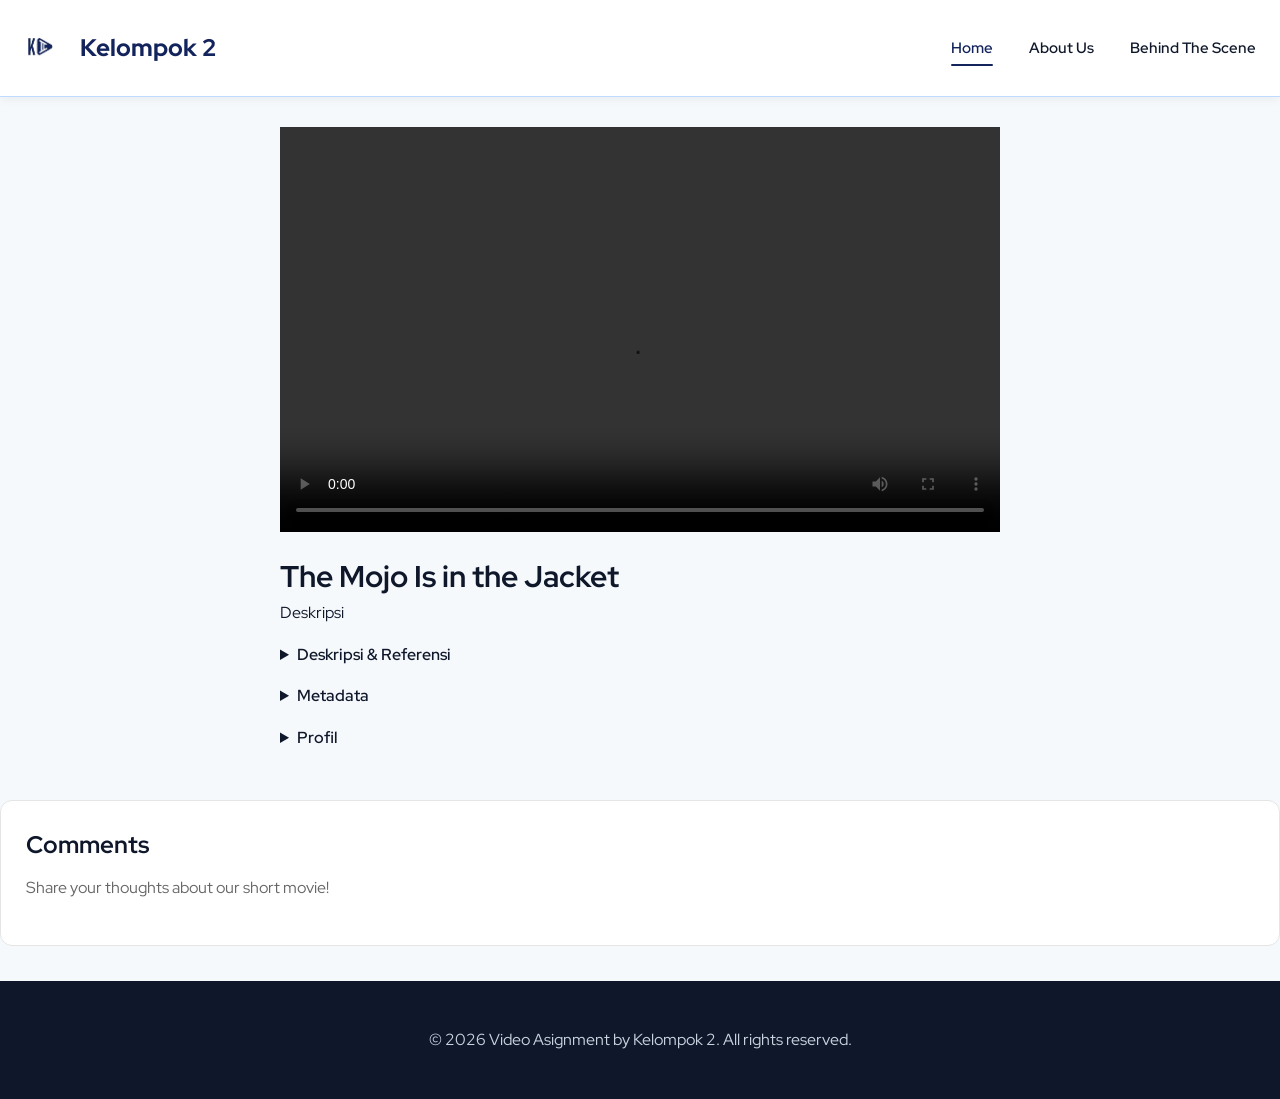
<file: index.html>
<!DOCTYPE html>
<html lang="en">
<head>
    <meta charset="UTF-8">
    <meta name="viewport" content="width=device-width, initial-scale=1.0">
    <title>Mulmed - Project</title>
    <link rel="stylesheet" href="style.css">

</head>
<body>
    <header class="topbar">
        <div class="container nav-row">
            <a href="index.html" class="logo">
                <img src="images/Logo.png" alt="Kelompok2 logo">
                <span>Kelompok 2</span>
            </a>


            <nav class="menu">
                <a href="index.html" class="active">Home</a>
                <a href="about.html">About Us</a>
                <a href="BTS.html">Behind The Scene</a>
            </nav>
        </div>
    </header>
    <main>
        <div class="vid">

            <video width="640" controls>
                <source src="video/The Mojo Is in the Jacket.mp4" type="video/mp4">
                Browser kamu tidak mendukung video.
            </video>
        <h1 class="title">The Mojo Is in the Jacket</h1>
        <p>Deskripsi</p>
        <details class="description">
        <summary>Deskripsi &  Referensi</summary>

        <h2>Deskripsi</h2>
        <p>
            <em>Nouvelle Vague</em> adalah film pendek komedi absurd tentang Randy,
            pekerja kantoran yang terburu-buru hingga meninggalkan jaket Astralune di jok
            motornya. Hari yang penuh kejadian ganjil berakhir ketika seseorang terlihat
            memakai jaket tersebut di Indomaret.
        </p>

        <h2>Referensi</h2>
        <ul>
            <li>
            <a href="TEMPEL_LINK_REFERENSI_DI_SINI" target="_blank" rel="noopener noreferrer">
                Judul referensi — nama sumber
            </a>
            </li>
        </ul>
        </details>

        <details class="description">
        <summary>Metadata</summary>
        <h2>Section</h2>   
        <dl>
            <div><dt>teks</dt><dd> teks</dd></div>
        </dl>
        </details>

        <details class="description">
        <summary>Profil</summary>

        <h2>Pemeran</h2>

        <dl class="cast-list">
            <div class="cast-item">
            <img src="images/ikon.png" alt="" class="profile-icon">
            <div class="cast-info">
                <dt>Pemeran utama</dt>
                <dd>Randy Silitonga - 2902727210</dd>
            </div>
            </div>
            <div class="cast-item">
            <img src="images/ikon.png" alt="" class="profile-icon">
            <div class="cast-info">
                <dt>Pemeran Pendukung 1</dt>
                <dd>Randolf Tanvert - 2902727186</dd>
            </div>
            </div>
            <div class="cast-item">
            <img src="images/ikon.png" alt="" class="profile-icon">
            <div class="cast-info">
                <dt>Pemeran Pendukung 2</dt>
                <dd>Davina Paendong - 2902726971</dd>
            </div>
            </div>
        </dl>
        </details>


        </div>

        <!-- Comment Section -->
        <section class="comment-section">

            <h2>Comments</h2>
            <p>Share your thoughts about our short movie!</p>

            <!-- Giscus -->
            <script src="https://giscus.app/client.js"
                    data-repo="viphilecho/tugas_Mulmed"
                    data-repo-id="R_kgDOVnB6_Q"
                    data-category="General"
                    data-category-id="DIC_kwDOVnB6_c4DLTWi"
                    data-mapping="pathname"
                    data-strict="0"
                    data-reactions-enabled="1"
                    data-emit-metadata="0"
                    data-input-position="bottom"
                    data-theme="light"
                    data-lang="en"
                    crossorigin="anonymous"
                    async>
            </script>

        </section>
     
    </main>

    <footer class="footer">
        <div class="container footer">
            <p>&copy; 2026 Video Asignment by Kelompok 2. All rights reserved.</p>
        </div>
    </footer>

</body>
</html>
</file>
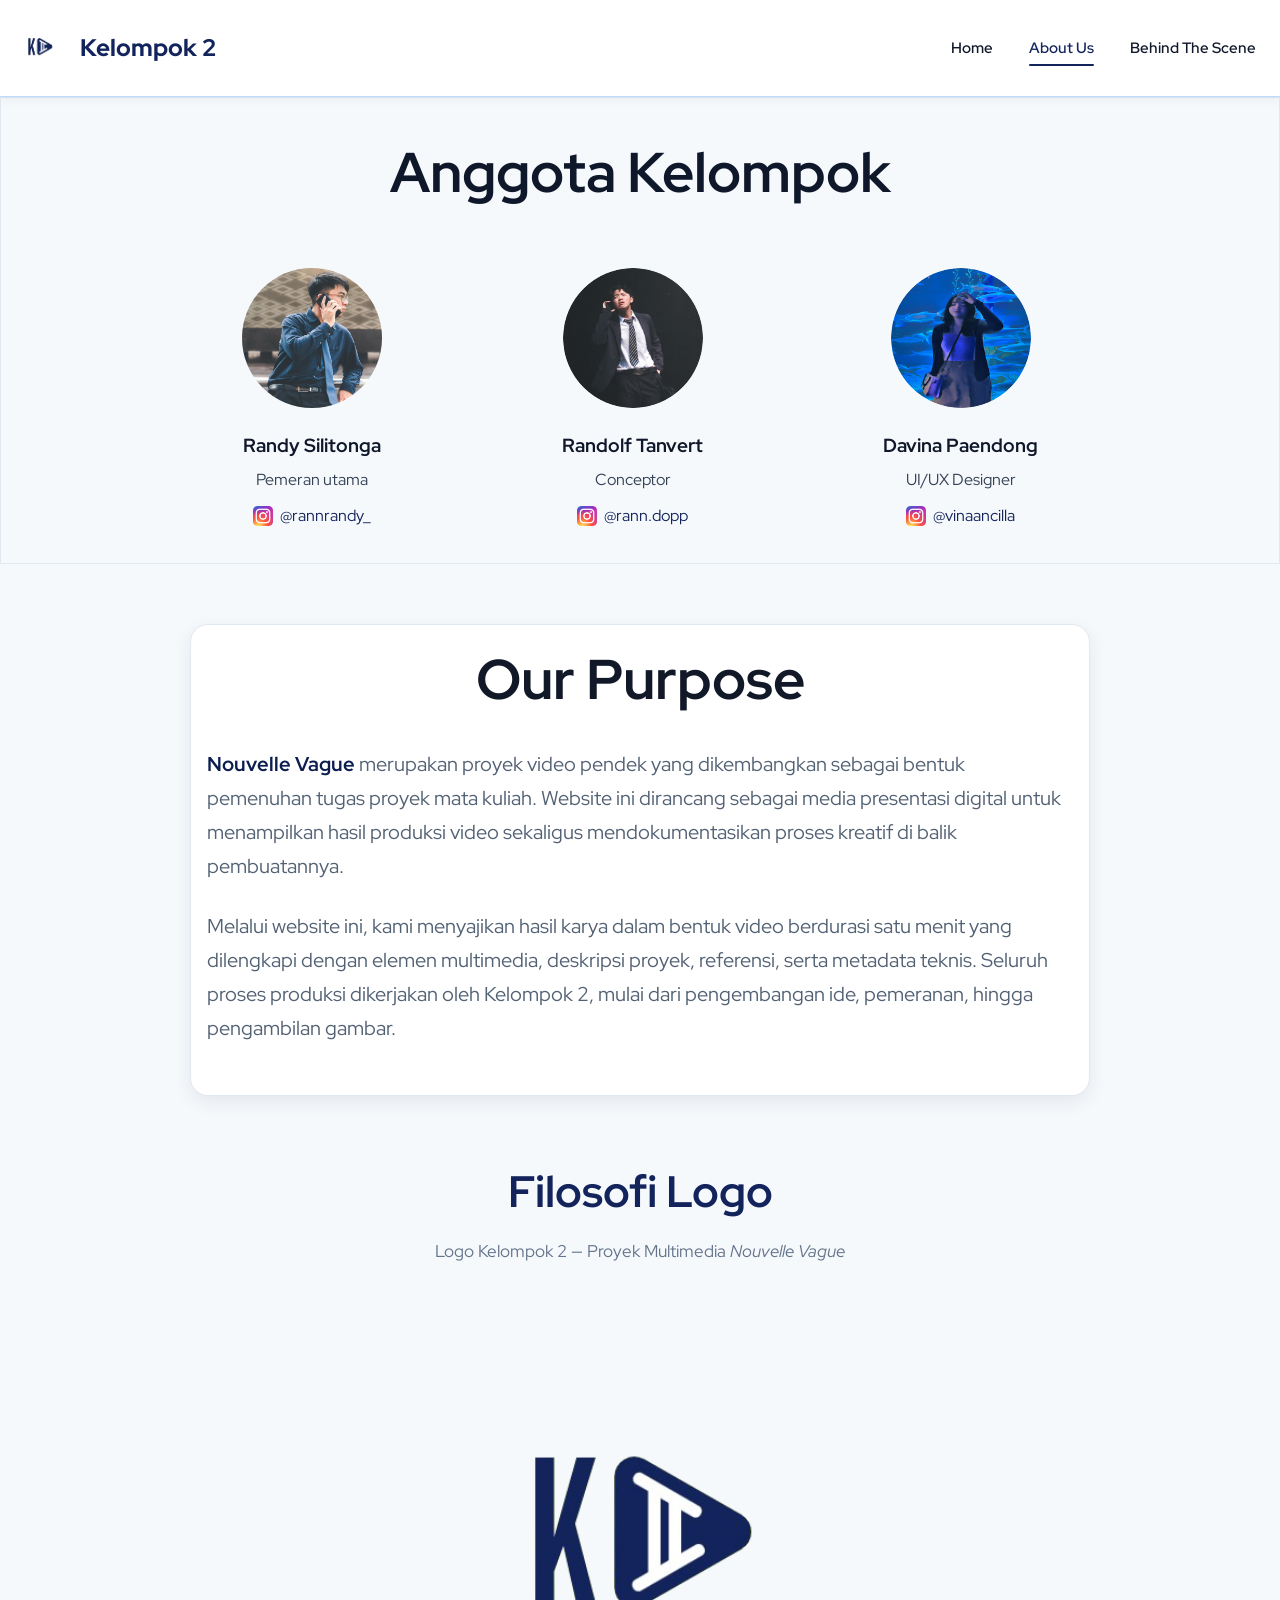
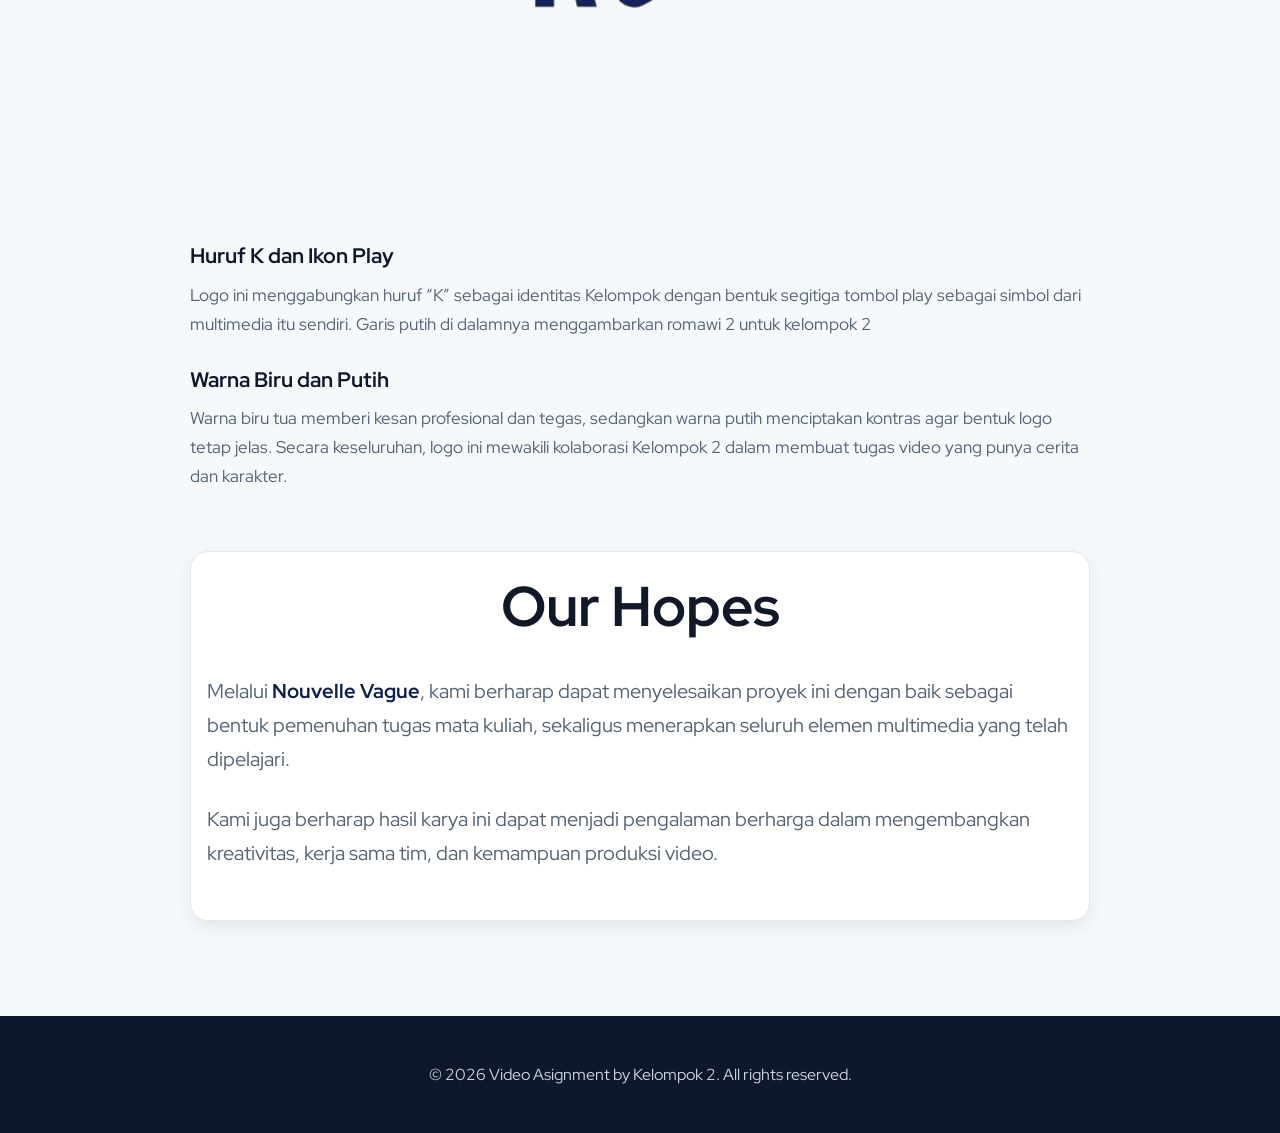
<file: about.html>
<!DOCTYPE html>
<html lang="en">
<head>
    <meta charset="UTF-8">
    <meta name="viewport" content="width=device-width, initial-scale=1.0">
    <title>Mulmed - Project</title>
    <link rel="stylesheet" href="style.css">

</head>
<body>
    <header class="topbar">
        <div class="container nav-row">
            <a href="index.html" class="logo">
                <img src="images/Logo.png" alt="VisualSkill logo">
                <span>Kelompok 2</span>
            </a>


            <nav class="menu">
                <a href="index.html">Home</a>
                <a href="about.html" class="active">About Us</a>
                <a href="BTS.html">Behind The Scene</a>
            </nav>
        </div>
    </header>
    <main>
      <section class="team-section">
        <h1>Anggota Kelompok</h1>

        <div class="team-list">
          <article>
            <img src="images/Randy.png" alt="Foto Randy" class="team-photo">
            <h3>Randy Silitonga</h3>
            <p class="team-role">Pemeran utama</p>
            <a class="insta-link" href="https://www.instagram.com/rannrandy_/">
            <img src="images/Instagram_icon.png" alt="" class="insta-icon">
            <span>@rannrandy_</span>
            </a>
            </article>

          <article>
            <img src="images/Randolf.png" alt="Foto Randolf" class="team-photo">
            <h3>Randolf Tanvert</h3>
            <p class="team-role">Conceptor</p>
            <a class="insta-link" href="https://www.instagram.com/rann.dopp/">
            <img src="images/Instagram_icon.png" alt="" class="insta-icon">
            <span>@rann.dopp</span>
          </a>
          </article>

          <article>
            <img src="images/Davina1.png" alt="Foto Davina" class="team-photo">
            <h3>Davina Paendong</h3>
            <p class="team-role">UI/UX Designer</p>
            <a class="insta-link"href="https://www.instagram.com/vinaancilla/">
            <img src="images/Instagram_icon.png" alt="" class="insta-icon">
            <span>@vinaancilla</span>
          </a>
          </article>
        </div>
      </section>

      <section class="about-story">
        <h1>Our Purpose</h1>
          <p>
            <strong>Nouvelle Vague</strong> merupakan proyek video pendek yang dikembangkan sebagai 
            bentuk pemenuhan tugas proyek mata kuliah. Website ini dirancang sebagai media 
            presentasi digital untuk menampilkan hasil produksi video sekaligus 
            mendokumentasikan proses kreatif di balik pembuatannya.
          </p>

          <p>
            Melalui website ini, kami menyajikan hasil karya dalam bentuk 
            video berdurasi satu menit yang dilengkapi dengan elemen 
            multimedia, deskripsi proyek, referensi, serta metadata 
            teknis. Seluruh proses produksi dikerjakan oleh Kelompok 2, 
            mulai dari pengembangan ide, pemeranan, hingga pengambilan gambar.
          </p>
      </section>

      <section class="logo-philosophy">
        <h2>Filosofi Logo</h2>
        <p class="logo-credit">Logo Kelompok 2 — Proyek Multimedia <em>Nouvelle Vague</em></p>
          <img src="images/Logo.png" alt="Logo Kelompok 2" class="philosophy-logo">
            <div class="philosophy-copy">
              <h3>Huruf K dan Ikon Play</h3>
              <p>
                Logo ini menggabungkan huruf “K” sebagai identitas Kelompok dengan
                bentuk segitiga tombol play sebagai simbol dari multimedia itu sendiri. Garis putih
                di dalamnya menggambarkan romawi 2 untuk kelompok 2
              </p>

              <h3>Warna Biru dan Putih</h3>
              <p>
                Warna biru tua memberi kesan profesional dan tegas, sedangkan warna putih
                menciptakan kontras agar bentuk logo tetap jelas. Secara keseluruhan, logo
                ini mewakili kolaborasi Kelompok 2 dalam membuat tugas video yang punya
                cerita dan karakter.
              </p>
            </div>
      </section>

      <section class="about-story">
        <h1>Our Hopes</h1>
          <p>
            Melalui <strong>Nouvelle Vague</strong>, kami berharap dapat menyelesaikan proyek ini dengan 
            baik sebagai bentuk pemenuhan tugas mata kuliah, sekaligus menerapkan seluruh 
            elemen multimedia yang telah dipelajari.
          </p>

          <p>
            Kami juga berharap hasil karya ini dapat menjadi pengalaman berharga dalam 
            mengembangkan kreativitas, kerja sama tim, dan kemampuan produksi video.
          </p>
      </section>
    </main>

    <footer class="footer">
        <div class="container footer">
            <p>&copy; 2026 Video Asignment by Kelompok 2. All rights reserved.</p>
        </div>
    </footer>

</body>
</html>
</file>
<file: style.css>
@import url("https://fonts.googleapis.com/css2?family=Red+Hat+Display:wght@400;500;600;700;800;900&display=swap");

* {
    margin: 0;
    padding: 0;
    box-sizing: border-box;
}

:root {
    --primary: #13245C;
    --secondary: #38bdf8;
    --accent: #9cdcfe;
    --dark: #0f172a;
    --muted: #526174;
    --light: #f6f9fc;
    --white: #ffffff;
    --border: #bfdbfe;
    --shadow: 0 8px 20px rgba(15, 23, 42, 0.08);
}

html {
    min-height: 100%;
}

body {
    display: flex;
    min-height: 100vh;
    flex-direction: column;
    font-family: "Red Hat Display", Arial, Helvetica, sans-serif;
    line-height: 1.6;
    color: var(--dark);
    background-color: var(--light);
}

main {
    flex: 1;
    padding: 60px auto;
    margin-bottom: 35px;
}

.container {
    width: min(1120px, 92%);
    margin: 0 auto;
}

.topbar {
    position: sticky;
    top: 0;
    z-index: 10;
    background-color: var(--white);
    border-bottom: 1px solid var(--border);
    box-shadow: 0 2px 10px rgba(15, 23, 42, 0.06);
}


.menu a {
    position: relative;
    padding: 10px 14px;
    color: var(--dark);
    font-size: 15px;
    font-weight: 600;
    text-decoration: none;
    border-radius: 8px;
    transition: color 0.3s ease;
}

.menu a::after {
    content: "";
    position: absolute;
    left: 14px;
    right: 14px;
    bottom: 4px;
    height: 2px;
    background-color: var(--primary);
    border-radius: 2px;

    transform: scaleX(0);
    transform-origin: center;
    transition: transform 0.3s ease;
}

.menu a:hover {
    color: var(--primary);
}

.menu a:hover::after {
    transform: scaleX(1);
}

.menu .active {
    color: var(--primary);
}

.menu .active::after {
    transform: scaleX(1);
}

.description {
  margin-top: 16px;
  text-align: left;
}

.description summary {
  cursor: pointer;
  font-weight: 600;
}

.description p {
  margin-top: 10px;
  line-height: 1.7;
}

.cast-list {
  margin-top: 16px;
}

.cast-item {
  display: flex;
  align-items: center;
  gap: 20px;
  margin-bottom: 25px;
}

.profile-icon {
  width: 48px;
  height: 48px;
  object-fit: contain;
  flex-shrink: 0;
}

.cast-info dt {
  font-weight: 700;
}

.cast-info dd {
  margin-top: 2px;
  color: #526174;
}

.nav-row {
    display: flex;
    align-items: center;
    justify-content: space-between;
    gap: 24px;
    width: 100%;
    padding: 18px 10px;
}

.vid {
    width: min(720px, calc(100% - 40px));
    margin: 30px auto 0;
    text-align: center;

    & video {
    width: 100%;
    height: auto;
    aspect-ratio: 16 / 9;
    display: block;
    object-fit: contain;
    }


    & h1 {
        text-align: left;
        margin: 20px 0 0;
        font-size: 30px;
    }

    & p {
        text-align: left;
        margin: ;
    }
}

.title {
    text-align: left;
    margin-top: 20px;
    margin-left: 0;
    font-size: 40px;
}

.menu {
    display: flex;
    align-items: center;
    justify-content: flex-end;
    gap: 8px;
    flex-wrap: wrap;
    min-width: 0;
}

.menu a {
    position: relative;
    padding: 10px 14px;
    color: var(--dark);
    font-size: 15px;
    font-weight: 600;
    text-decoration: none;
    border-radius: 8px;
    transition: 0.3s ease;
}

.menu a:hover,
.menu .active {
    color: var(--primary);
    background-color: transparent;
}

.menu .active::after {
    content: "";
    position: absolute;
    left: 14px;
    right: 14px;
    bottom: 4px;
    height: 2px;
    background-color: var(--primary);
    border-radius: 2px;
}

.logo {
    display: inline-flex;
    align-items: center;
    flex: 0 0 auto;
    gap: 10px;
    font-size: 24px;
    font-weight: 800;
    color: var(--primary);
    text-decoration: none;
}

.logo img {
    width: 60px;
    height: 60px;
    object-fit: contain;
}



.footer {
    padding: 23px 0;
    color: #cbd5e1;
    background-color: var(--dark);
    text-align: center;
}

.footer-row {
    display: flex;
    align-items: center;
    justify-content: center;
    gap: 20px;
    text-align: center;
}

.team-section {
  width:100% ;
  padding: 30px;
  margin: 0 auto;
  text-align: center;
  background-color: #d7d7d700;
   border: 1px solid #e2e8f0;
}

.team-section h1 {
  font-size: clamp(35px, 6vw, 56px);
  margin-bottom: 50px;
}

.team-section h2 {
  margin-bottom: 28px;
}

.team-list {
    display: flex;
    gap: 180px;
    justify-content: center;
 
}

.team-photo {
  width: 140px;
  height: 140px;
  margin-bottom: 16px;
  border-radius: 50%;
  object-fit: cover;
}

.team-card h3 {
  color: #13245c;
  font-size: 18px;
}

.team-role {
  margin-top: 6px;
  color: #334155;
}

.team-character {
  margin-top: 2px;
  color: #64748b;
  font-size: 14px;
}

@media (max-width: 650px) {
  .team-list {
    flex-wrap: wrap;
    gap: 16px;
  }
}

.insta-link {
  display: inline-flex;
  align-items: center;
  gap: 7px;
  margin-top: 10px;
  color: #13245c;
  text-decoration: none;
}

.insta-link:hover {
  text-decoration: underline;
}

.insta-icon {
  width: 20px;
  height: 20px;
  object-fit: contain;
}

.about-story {

  padding: 24px 16px;
  background: #fff;
  border: 1px solid #e2e8f0;
  border-radius: 18px;
  box-shadow: 0 6px 18px rgba(15, 23, 42, 0.08);

  width: min(900px, 92%);
  margin: 60px auto;
}

.about-story h1 {
  margin-bottom: 36px;
  color: #111827;
  font-size: clamp(38px, 6vw, 56px);
  line-height: 1.1;
  text-align: center;
}

.about-story p {
  margin-bottom: 26px;
  color: #526174;
  font-size: 20px;
  line-height: 1.7;
}

.about-story strong {
  color: #0c1d4f;
}

.logo-philosophy {
  width: min(900px, 92%);
  margin: 60px auto;
  text-align: center;
}

.logo-philosophy h2 {
  color: #13245c;
  font-size: clamp(30px, 5vw, 44px);
}

.logo-philosophy h2 span {
  color: #7691c5;
}

.logo-credit {
  margin-top: 12px;
  color: #64748b;
  font-size: 17px;
}

.philosophy-logo {
  display: block;
  width: min(720px, 60%);
  height: auto;
  margin: 10px auto;
  text-align: center;
}

.philosophy-copy {
  text-align: left;
}

.philosophy-copy h3 {
  margin: 24px 0 8px;
  color: #0f172a;
  font-size: 21px;
}

.philosophy-copy p {
  color: #526174;
  font-size: 17px;
  line-height: 1.7;
}

@media (max-width: 650px) {

    /* Navbar menjadi 2 baris */
    .nav-row {
        flex-direction: column;
        align-items: center;
        justify-content: center;
        gap: 8px;
        padding: 12px 10px;
    }

    /* Logo di atas */
    .logo {
        font-size: 22px;
        justify-content: center;
    }

    .logo img {
        width: 38px;
        height: 38px;
    }

    /* Menu di bawah logo */
    .menu {
        display: flex;
        flex-direction: row;
        justify-content: center;
        align-items: center;
        flex-wrap: wrap;
        gap: 4px;
        width: 100%;
    }

    .menu a {
        font-size: 12px;
        padding: 8px 9px;
        white-space: nowrap;
    }

    .menu .active::after {
        left: 9px;
        right: 9px;
        bottom: 2px;
    }

}

@media (hover: none) and (pointer: coarse) {

    .menu a:active {
        color: var(--primary);
        background-color: #eff6ff;
    }

    .menu a:active::after {
        transform: scaleX(1);
    }

    .menu a {
        -webkit-tap-highlight-color: transparent;
    }
}

.comment-section {
    margin-top: 50px;
    padding: 25px;
    background: #ffffff;
    border-radius: 12px;
    border: 1px solid #e5e5e5;
}

.comment-section h2 {
    font-size: 24px;
    margin-bottom: 10px;
}

.comment-section p {
    color: #666;
    margin-bottom: 20px;
}
</file>
